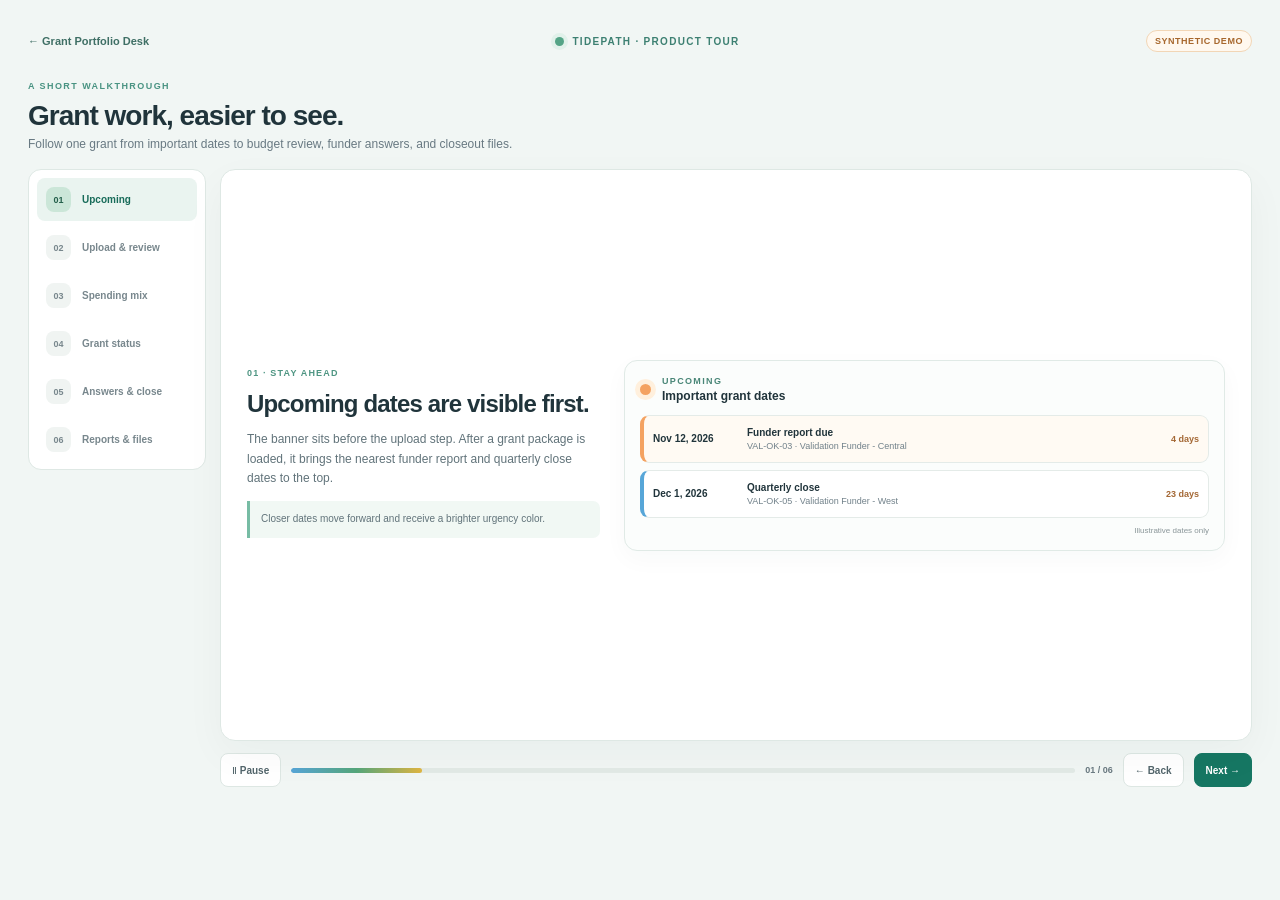
<file: templates/tour.html>
<!doctype html>
<html lang="en">
<head><meta charset="utf-8"><meta name="viewport" content="width=device-width,initial-scale=1"><title>Tidepath · Product Tour</title><link rel="stylesheet" href="/static/tour.css"></head>
<body>
<main class="tour-shell">
  <header class="tour-top"><a class="back-link" href="/">← Grant Portfolio Desk</a><div class="tour-brand"><span class="brand-dot"></span><span>TIDEPATH · PRODUCT TOUR</span></div><span class="demo-pill">SYNTHETIC DEMO</span></header>
  <section class="tour-intro"><p class="eyebrow">A SHORT WALKTHROUGH</p><h1>Grant work, easier to see.</h1><p>Follow one grant from important dates to budget review, funder answers, and closeout files.</p></section>
  <div class="tour-layout">
    <nav class="tour-steps" aria-label="Tour sections">
      <button class="tour-step active" data-step="0"><span>01</span><b>Upcoming</b></button>
      <button class="tour-step" data-step="1"><span>02</span><b>Upload & review</b></button>
      <button class="tour-step" data-step="2"><span>03</span><b>Spending mix</b></button>
      <button class="tour-step" data-step="3"><span>04</span><b>Grant status</b></button>
      <button class="tour-step" data-step="4"><span>05</span><b>Answers & close</b></button>
      <button class="tour-step" data-step="5"><span>06</span><b>Reports & files</b></button>
    </nav>
    <section class="tour-stage" aria-live="polite">
      <article class="tour-scene active" data-scene="0">
        <div class="scene-copy"><span class="scene-kicker">01 · STAY AHEAD</span><h2>Upcoming dates are visible first.</h2><p>The banner sits before the upload step. After a grant package is loaded, it brings the nearest funder report and quarterly close dates to the top.</p><p class="scene-note">Closer dates move forward and receive a brighter urgency color.</p></div>
        <div class="mock-card upcoming-mock"><div class="mock-label"><span class="orange-blink"></span><div><small>UPCOMING</small><strong>Important grant dates</strong></div></div><div class="mock-date soon"><b>Nov 12, 2026</b><span><strong>Funder report due</strong><small>VAL-OK-03 · Validation Funder - Central</small></span><em>4 days</em></div><div class="mock-date next"><b>Dec 1, 2026</b><span><strong>Quarterly close</strong><small>VAL-OK-05 · Validation Funder - West</small></span><em>23 days</em></div><small class="synthetic-caption">Illustrative dates only</small></div>
      </article>
      <article class="tour-scene" data-scene="1">
        <div class="scene-copy"><span class="scene-kicker">02 · START WITH SOURCE RECORDS</span><h2>Upload once. Review the facts.</h2><p>Add a ZIP with the fact sheet, funder requirements, budgets, actual expenses, narrative limits, outcomes, and report schedule.</p><p class="scene-note">Staff confirm the source facts before answers are drafted. Financial records stay separate from the optional AI polishing step.</p></div>
        <div class="upload-mock"><div class="mock-step"><span>01</span><div><b>Upload records and confirm approved facts</b><small>One ZIP can include multiple grant folders.</small></div></div><div class="drop-mock"><span>↑</span><b>grant-records.zip</b><small>Fact sheet · budgets · expenses · report schedule</small></div><div class="mock-check">✓ <span>Staff fact review is complete</span></div><div class="mock-fields"><span>As-of date <b>Nov 08, 2026</b></span><span>Category alert threshold <b>85%</b></span></div><div class="ai-mock"><b>Optional OpenAI answer polishing</b><small>Three passes · preserves facts · API key is not saved</small></div></div>
      </article>
      <article class="tour-scene" data-scene="2">
        <div class="scene-copy"><span class="scene-kicker">03 · SEE WHERE THE MONEY GOES</span><h2>Three pies compare the spending years.</h2><p>Last year shows expense actuals. This year and next year show forecasts calculated from approved budgets allocated to each calendar year.</p><p class="scene-note">The shared category table names every color and shows each budget category's amount and share. A year without an approved budget shows a zero forecast instead of carrying this year's spending forward.</p></div>
        <div class="mix-mock"><div class="mix-title"><b>Annual spending mix</b><small>Children · family · schools · mental health · operations</small></div><div class="year-pie-grid"><article class="year-pie-card"><div><b>Last year · 2025</b><small>Actual · $100K</small></div><svg id="tourPieLast" viewBox="0 0 200 200" role="img" aria-label="2025 actual spending pie chart"><title>2025 actual spending</title></svg></article><article class="year-pie-card"><div><b>This year · 2026</b><small>Budget estimate · $140K</small></div><svg id="tourPieThis" viewBox="0 0 200 200" role="img" aria-label="2026 estimated spending pie chart"><title>2026 estimated spending</title></svg></article><article class="year-pie-card"><div><b>Next year · 2027</b><small>Budget forecast · $160K</small></div><svg id="tourPieNext" viewBox="0 0 200 200" role="img" aria-label="2027 forecast spending pie chart"><title>2027 forecast spending</title></svg></article></div><div class="mix-table"><span>Spending category</span><span>2025 actual</span><span>2026 budget estimate</span><span>2027 budget forecast</span><b><i style="--swatch:#57A6D8"></i>Children &amp; mentoring</b><span>$38K · 38%</span><span>$45K · 32%</span><span>$50K · 31%</span><b><i style="--swatch:#55A77B"></i>Family support</b><span>$25K · 25%</span><span>$30K · 21%</span><span>$32K · 20%</span><b><i style="--swatch:#E0B642"></i>School safety</b><span>$17K · 17%</span><span>$20K · 14%</span><span>$25K · 16%</span><b><i style="--swatch:#9A78C5"></i>Mental health</b><span>$10K · 10%</span><span>$20K · 14%</span><span>$24K · 15%</span><b><i style="--swatch:#E58C54"></i>Staff, materials &amp; evaluation</b><span>$10K · 10%</span><span>$25K · 18%</span><span>$29K · 18%</span></div><p class="synthetic-caption">Illustrative amounts · not real awards</p></div>
      </article>
      <article class="tour-scene" data-scene="3">
        <div class="scene-copy"><span class="scene-kicker">04 · READ THE GRANT LIFECYCLE</span><h2>Color and files match each status.</h2><p>Applying grants show a proposal and requested budget. Approved grants show award, spending, and work progress. Completed grants remain available as gray history.</p><p class="scene-note">Each sample grant card opens its file list. Validation records never enter live portfolio totals.</p></div>
        <div class="status-mock"><div class="status-line applying"><span>APPLYING · BLUE</span><strong>5 grants</strong><small>Proposal + proposed budget · 2 files each</small><div class="status-mini">Youth Mentor Cohort A <b>$60,000 requested</b></div></div><div class="status-line approved"><span>APPROVED · GREEN</span><strong>5 grants</strong><small>10 records each · budget, spending, outcomes, progress</small><div class="risk-pair"><div><b>Low use</b><strong>2.5%</strong><small>of quarterly budget</small></div><div class="severe"><b>Severe overrun</b><strong>267%</strong><small>bookkeeper review</small></div></div></div><div class="status-line completed"><span>COMPLETED · GRAY</span><strong>5 grants</strong><small>11 files each · includes final settlement</small><details><summary>View historical record</summary><p>Completed Counseling Grant · final report and settlement retained for reference.</p></details></div></div>
      </article>
      <article class="tour-scene" data-scene="4">
        <div class="scene-copy"><span class="scene-kicker">05 · DRAFT AND RECONCILE</span><h2>Answers and budgets stay reviewable.</h2><p>Funder questions are grouped by grant. Each answer is editable, shows its word limit, and can be downloaded after review.</p><p class="scene-note">Budget close compares dated expenses to approved categories and flags lines for bookkeeper review.</p></div>
        <div class="answer-close-mock"><div class="answer-mock"><div class="answer-tag">VAL-OK-02 · FAMILY SUPPORT</div><div class="question-mock"><small>FUNDER QUESTION</small><b>How will families access counseling and support?</b></div><textarea readonly>Caregivers can request a family support meeting through participating school and community partners. Staff will explain available services, privacy limits, and referral pathways. All sample details are synthetic and require staff review.</textarea><div class="word-limit"><span>Editable answer</span><b>42 / 250 words</b></div></div><div class="close-mock"><div class="close-head"><b>Quarterly category close</b><small>Booked spend / current-quarter plan</small></div><div class="close-row"><span>Mentoring</span><i><b style="--target:42%;width:42%;background:#BDE0FE"></b></i><strong>42%</strong></div><div class="close-row"><span>Family support</span><i><b style="--target:92%;width:92%;background:#FFE066"></b></i><strong>92%</strong></div><div class="close-row"><span>School workshops</span><i><b style="--target:100%;width:100%;background:#E35B5B"></b></i><strong>267%</strong></div><div class="close-note">Orange/red variances → reconcile receipts and review commitments.</div></div></div>
      </article>
      <article class="tour-scene" data-scene="5">
        <div class="scene-copy"><span class="scene-kicker">06 · CLOSE THE LOOP</span><h2>Take the work with you.</h2><p>Download a summary workbook, the complete grant analysis package, edited answers, or quarterly calendar reminders.</p><p class="scene-note">The full ZIP also contains validation grant files, report drafts, category checks, and the monthly close records.</p><a class="tour-main-link" href="/">Open Grant Portfolio Desk</a></div>
        <div class="downloads-mock"><div><span>▦</span><b>Summary workbook</b><small>Dashboard · portfolio · close · forecasts</small><i>READY TO DOWNLOAD</i></div><div><span>▣</span><b>Full analysis ZIP</b><small>Grant documents · CSVs · report drafts</small><i>READY TO DOWNLOAD</i></div><div><span>◷</span><b>Quarterly calendar</b><small>Upcoming close reminders · local time</small><i>READY TO EXPORT</i></div><div class="final-synthetic">DEMO VALUES ARE SYNTHETIC. REVIEW SOURCE DOCUMENTS BEFORE SUBMISSION OR CLOSE.</div></div>
      </article>
    </section>
  </div>
  <footer class="tour-controls"><button id="pauseTour" class="control-button" type="button">Ⅱ Pause</button><div class="tour-progress"><span id="tourProgressBar"></span></div><span id="tourStepCount">01 / 06</span><button id="prevStep" class="control-button" type="button">← Back</button><button id="nextStep" class="control-button primary" type="button">Next →</button></footer>
</main><script src="/static/tour.js"></script>
</body></html>
</file>
<file: static/tour.css>
:root{font-family:Inter,"Segoe UI",Arial,sans-serif;color:#20343B;background:#F1F6F4;font-synthesis:none;--muted:#71818A;--line:#DEE8E4;--green:#167763;--blue:#57A6D8;--yellow:#FFE066;--orange:#F4A261;--red:#E35B5B}*{box-sizing:border-box}body{margin:0}.tour-shell{max-width:1280px;margin:0 auto;padding:20px 28px 26px}.tour-top{height:42px;display:flex;align-items:center;justify-content:space-between}.back-link{color:#3F6F65;text-decoration:none;font-size:11px;font-weight:750}.tour-brand{display:flex;align-items:center;gap:8px;color:#3D8072;font-size:10px;letter-spacing:.13em;font-weight:850}.brand-dot{width:9px;height:9px;border-radius:50%;background:#54A486;box-shadow:0 0 0 4px #E1F1EA}.demo-pill{padding:5px 8px;border:1px solid #F2D6B6;border-radius:99px;background:#FFF8EF;color:#A7672D;font-size:9px;font-weight:850;letter-spacing:.06em}.tour-intro{margin:19px 0 18px}.eyebrow{font-size:9px;letter-spacing:.16em;font-weight:850;color:#499382}.tour-intro h1{font-size:28px;letter-spacing:-.035em;margin:5px 0}.tour-intro>p:last-child{font-size:12px;color:#687982;margin:0}.tour-layout{display:grid;grid-template-columns:178px minmax(0,1fr);gap:14px;min-height:570px}.tour-steps{display:flex;flex-direction:column;gap:5px;padding:8px;border:1px solid var(--line);border-radius:13px;background:white;align-self:start}.tour-step{display:grid;grid-template-columns:28px 1fr;align-items:center;gap:8px;text-align:left;padding:9px;border:0;border-radius:8px;background:transparent;color:#78878D;cursor:pointer}.tour-step span{width:25px;height:25px;display:grid;place-items:center;border-radius:8px;background:#F0F4F2;font-size:9px;font-weight:850}.tour-step b{font-size:10px}.tour-step.active{color:#176B59;background:#EAF4F0}.tour-step.active span{background:#CBE6D8;color:#235F4A}.tour-stage{position:relative;min-width:0;min-height:570px;border:1px solid var(--line);border-radius:15px;background:white;box-shadow:0 14px 40px #173B350A;overflow:hidden}.tour-scene{display:none;min-height:570px;padding:26px;grid-template-columns:minmax(220px,.74fr) minmax(400px,1.26fr);align-items:center;gap:24px}.tour-scene.active{display:grid;animation:sceneIn .5s ease both}@keyframes sceneIn{from{opacity:0;transform:translateY(10px)}to{opacity:1;transform:translateY(0)}}.scene-copy{max-width:360px}.scene-kicker{font-size:9px;letter-spacing:.13em;font-weight:850;color:#4E9582}.scene-copy h2{font-size:24px;line-height:1.15;letter-spacing:-.035em;margin:10px 0}.scene-copy p{font-size:12px;line-height:1.65;color:#61737A}.scene-copy .scene-note{padding:10px 11px;border-left:3px solid #77BCA4;border-radius:0 7px 7px 0;background:#F1F8F4;font-size:10px}.tour-main-link{display:inline-flex;margin-top:6px;padding:10px 13px;border-radius:8px;background:var(--green);color:white;text-decoration:none;font-size:11px;font-weight:800}.mock-card,.upload-mock,.mix-mock,.status-mock,.answer-close-mock,.downloads-mock{min-width:0;border:1px solid #E0EAE6;border-radius:13px;background:#FBFDFC;padding:15px;box-shadow:0 8px 25px #173B3508}.mock-label{display:flex;align-items:center;gap:11px;margin-bottom:12px}.mock-label small,.mock-label strong{display:block}.mock-label small{font-size:9px;color:#498677;letter-spacing:.15em;font-weight:850}.mock-label strong{font-size:12px;margin-top:3px}.orange-blink{width:11px;height:11px;border-radius:50%;background:var(--orange);box-shadow:0 0 0 5px #FFF0DD;animation:blink 1s ease-in-out infinite}@keyframes blink{50%{opacity:.25;box-shadow:0 0 0 9px #FBE2C8}}.mock-date{display:grid;grid-template-columns:85px minmax(0,1fr) auto;align-items:center;gap:9px;padding:11px 9px;margin:7px 0;border:1px solid #E4EBE8;border-left:4px solid var(--blue);border-radius:9px;background:white}.mock-date.soon{border-left-color:var(--orange);background:#FFFAF3}.mock-date b{font-size:10px;white-space:nowrap}.mock-date span strong,.mock-date span small{display:block}.mock-date span strong{font-size:10px}.mock-date span small{font-size:9px;color:var(--muted);margin-top:3px}.mock-date em{font-size:9px;font-style:normal;font-weight:850;color:#A46835}.synthetic-caption{display:block;text-align:right;color:#8A9699;font-size:8px;margin-top:8px}.mock-step{display:flex;align-items:center;gap:9px}.mock-step>span{width:26px;height:26px;border-radius:8px;background:#E6F2ED;color:#438575;display:grid;place-items:center;font-size:9px;font-weight:850}.mock-step b,.mock-step small{display:block}.mock-step b{font-size:11px}.mock-step small{font-size:9px;color:var(--muted);margin-top:3px}.drop-mock{display:flex;flex-direction:column;align-items:center;gap:7px;padding:20px 9px;margin:13px 0 8px;border:1px dashed #AAC9C0;border-radius:10px;background:white}.drop-mock>span{width:25px;height:25px;display:grid;place-items:center;background:#EAF4F0;color:#22826A;border-radius:50%}.drop-mock b{font-size:11px}.drop-mock small{font-size:9px;color:var(--muted)}.mock-check{font-size:10px;color:#257453;font-weight:800;margin:8px 0}.mock-check span{margin-left:5px;color:#42565B}.mock-fields{display:flex;gap:8px}.mock-fields span{display:flex;flex-direction:column;gap:4px;flex:1;padding:8px;border-radius:7px;background:white;color:var(--muted);font-size:8px}.mock-fields b{color:#3D5158;font-size:9px}.ai-mock{display:flex;justify-content:space-between;gap:8px;align-items:center;margin-top:9px;padding:9px;border-radius:7px;background:#F2F4FB}.ai-mock b{font-size:9px}.ai-mock small{font-size:8px;color:#697388}.mix-mock{padding:13px}.mix-title b,.mix-title small{display:block}.mix-title b{font-size:12px}.mix-title small{font-size:8px;color:var(--muted);margin-top:3px}.year-pie-grid{display:grid;grid-template-columns:repeat(3,minmax(0,1fr));gap:8px;margin:8px 0 10px}.year-pie-card{min-width:0;padding:7px;border:1px solid #E3EBE7;border-radius:8px;background:#fff;text-align:center}.year-pie-card>div{display:flex;flex-direction:column;gap:3px}.year-pie-card>div b{font-size:9px;line-height:1.25}.year-pie-card>div small{font-size:8px;color:var(--muted)}.year-pie-card svg{display:block;width:min(100%,150px);height:auto;margin:5px auto 0}.year-pie-card svg path{stroke:#fff;stroke-width:1.4;vector-effect:non-scaling-stroke}.mix-table{display:grid;grid-template-columns:minmax(135px,1.5fr) repeat(3,minmax(74px,1fr));gap:0;border:1px solid #E3EAE7;border-radius:8px;overflow:auto;margin-top:7px}.mix-table>span,.mix-table>b{padding:6px 5px;border-bottom:1px solid #E8EEEB;font-size:8px;white-space:normal;line-height:1.3}.mix-table>span:nth-child(-n+4){background:#F0F5F3;color:#627179;font-weight:750}.mix-table>b{display:flex;align-items:center;gap:4px;font-weight:650}.mix-table b i{display:inline-block;flex:none;width:8px;height:8px;border-radius:2px;background:var(--swatch)}.status-mock{display:flex;flex-direction:column;gap:8px}.status-line{padding:10px;border:1px solid #E2EAE6;border-left:4px solid #76A9C6;border-radius:9px;background:#F5FAFE}.status-line>span,.status-line>strong,.status-line>small{display:inline-block}.status-line>span{font-size:8px;font-weight:850;letter-spacing:.06em}.status-line>strong{float:right;font-size:10px}.status-line>small{display:block;font-size:8px;color:var(--muted);margin-top:4px}.status-line.applying{border-left-color:#57A6D8;background:#F3F9FD;color:#376B86}.status-line.approved{border-left-color:#55A77B;background:#F3FAF5;color:#3D7959}.status-line.completed{border-left-color:#A7AFB2;background:#F0F2F2;color:#687276}.status-mini{display:flex;justify-content:space-between;gap:8px;margin-top:8px;padding:7px;border-radius:6px;background:white;color:#42545B;font-size:8px}.status-mini b{font-size:8px}.risk-pair{display:grid;grid-template-columns:1fr 1fr;gap:7px;margin-top:8px}.risk-pair>div{display:flex;flex-direction:column;gap:3px;padding:8px;border-radius:7px;background:white;color:#52636B}.risk-pair b{font-size:8px}.risk-pair strong{font-size:18px;color:#3C7857}.risk-pair small{font-size:8px}.risk-pair .severe{background:#FFF2EF;color:#A53D36}.risk-pair .severe strong{color:#C7463E}.status-line details{margin-top:8px;padding:7px;border-radius:7px;background:white;font-size:8px}.status-line summary{cursor:pointer;font-weight:800}.status-line details p{margin:6px 0 0;color:#68787D}.answer-close-mock{display:grid;grid-template-columns:1.15fr .85fr;gap:10px}.answer-mock,.close-mock{min-width:0;border:1px solid #E3EBE7;border-radius:9px;padding:10px;background:white}.answer-tag{font-size:8px;font-weight:850;letter-spacing:.07em;color:#4C9180}.question-mock{display:flex;flex-direction:column;gap:5px;margin:10px 0}.question-mock small{font-size:8px;font-weight:850;color:#6D7B81}.question-mock b{font-size:10px;line-height:1.4}.answer-mock textarea{width:100%;height:110px;resize:none;border:1px solid #CCDCD6;border-radius:7px;padding:8px;color:#43565D;background:#FBFDFC;font:inherit;font-size:9px;line-height:1.5}.word-limit{display:flex;justify-content:space-between;margin-top:5px;color:var(--muted);font-size:8px}.close-head b,.close-head small{display:block}.close-head b{font-size:10px}.close-head small{font-size:8px;color:var(--muted);margin-top:3px}.close-row{display:grid;grid-template-columns:75px minmax(0,1fr) 32px;align-items:center;gap:6px;margin:13px 0;font-size:8px}.close-row>i{height:8px;background:#EDF1EF;border-radius:99px;overflow:hidden}.close-row>i b{display:block;height:100%;border-radius:99px;animation:barGrow 1s ease both}@keyframes barGrow{from{width:0!important}to{width:var(--target)}}.close-row strong{text-align:right;font-size:8px}.close-note{margin-top:14px;padding:7px;border-radius:6px;background:#FFF8EB;color:#92632D;font-size:8px;line-height:1.4}.downloads-mock{display:grid;grid-template-columns:1fr 1fr;gap:8px}.downloads-mock>div:not(.final-synthetic){display:flex;flex-direction:column;gap:5px;padding:12px;border:1px solid #E3EBE7;border-radius:9px;background:white}.downloads-mock>div>span{font-size:19px;color:#398473}.downloads-mock b{font-size:10px}.downloads-mock small{font-size:8px;color:var(--muted);line-height:1.4}.downloads-mock i{margin-top:4px;font-size:7px;font-style:normal;font-weight:850;letter-spacing:.07em;color:#4B8B72}.final-synthetic{grid-column:1/-1;padding:9px;border-radius:7px;background:#FFF7EB;color:#956329;text-align:center;font-size:8px;font-weight:850;letter-spacing:.04em}.tour-controls{display:flex;align-items:center;gap:10px;margin:12px 0 0;padding-left:192px}.control-button{min-height:34px;padding:0 11px;border:1px solid #DDE7E3;border-radius:8px;background:white;color:#52656B;font-size:10px;font-weight:800;cursor:pointer}.control-button.primary{border-color:#167763;background:#167763;color:white}.control-button:hover{transform:translateY(-1px)}.tour-progress{height:5px;flex:1;border-radius:99px;background:#E2EAE6;overflow:hidden}.tour-progress span{display:block;width:16.666%;height:100%;border-radius:99px;background:linear-gradient(90deg,#57A6D8,#55A77B,#E0B642);transition:width .35s ease}#tourStepCount{font-size:9px;font-weight:850;color:#697980;white-space:nowrap}.tour-scene[data-scene="2"].active .year-pie-card{animation:pieIn .8s ease both}.tour-scene[data-scene="2"].active .year-pie-card:nth-child(2){animation-delay:.15s}.tour-scene[data-scene="2"].active .year-pie-card:nth-child(3){animation-delay:.3s}@keyframes pieIn{from{opacity:0;transform:translateY(8px) scale(.96)}to{opacity:1;transform:translateY(0) scale(1)}}@media(max-width:1050px){.tour-scene{grid-template-columns:minmax(190px,.7fr) minmax(330px,1.3fr);padding:18px;gap:14px}.tour-layout{grid-template-columns:150px minmax(0,1fr)}.tour-controls{padding-left:164px}.mix-body{grid-template-columns:1fr}.mix-body svg{max-width:260px;margin:0 auto}.mix-legend{display:grid;grid-template-columns:1fr}.tour-stage,.tour-scene{min-height:620px}}@media(max-width:760px){.tour-shell{padding:13px}.tour-top{gap:8px}.tour-brand{font-size:8px}.tour-intro h1{font-size:23px}.tour-layout{display:block;min-height:0}.tour-steps{display:grid;grid-template-columns:repeat(3,1fr);margin-bottom:8px;padding:5px}.tour-step{grid-template-columns:21px 1fr;gap:5px;padding:6px}.tour-step span{width:20px;height:20px;font-size:8px}.tour-step b{font-size:8px}.tour-stage,.tour-scene{min-height:0}.tour-scene{grid-template-columns:1fr;padding:16px;gap:12px}.scene-copy{max-width:none}.scene-copy h2{font-size:21px}.scene-copy p{font-size:11px;margin:7px 0}.mix-body{grid-template-columns:1fr 1fr}.mix-body svg{max-width:none}.answer-close-mock{grid-template-columns:1fr}.tour-controls{padding-left:0;flex-wrap:wrap}.tour-progress{order:5;flex-basis:100%}.downloads-mock{grid-template-columns:1fr 1fr}.mock-date{grid-template-columns:77px minmax(0,1fr)}.mock-date em{grid-column:2}.mix-table{grid-template-columns:minmax(120px,1.4fr) repeat(3,minmax(75px,1fr))}}

@media(max-width:760px){.year-pie-card{padding:6px}.year-pie-card>div b{font-size:8px}.year-pie-card svg{width:min(100%,132px)}.mix-table{grid-template-columns:minmax(125px,1.4fr) repeat(3,minmax(70px,1fr))}}@media(max-width:480px){.year-pie-grid{grid-template-columns:1fr}.year-pie-card{display:grid;grid-template-columns:82px minmax(0,1fr);align-items:center;gap:8px;text-align:left}.year-pie-card>div{grid-column:2;grid-row:1}.year-pie-card svg{grid-column:1;grid-row:1;width:78px;margin:0 auto}.mix-table{grid-template-columns:minmax(115px,1.2fr) repeat(3,minmax(65px,1fr))}}
</file>
